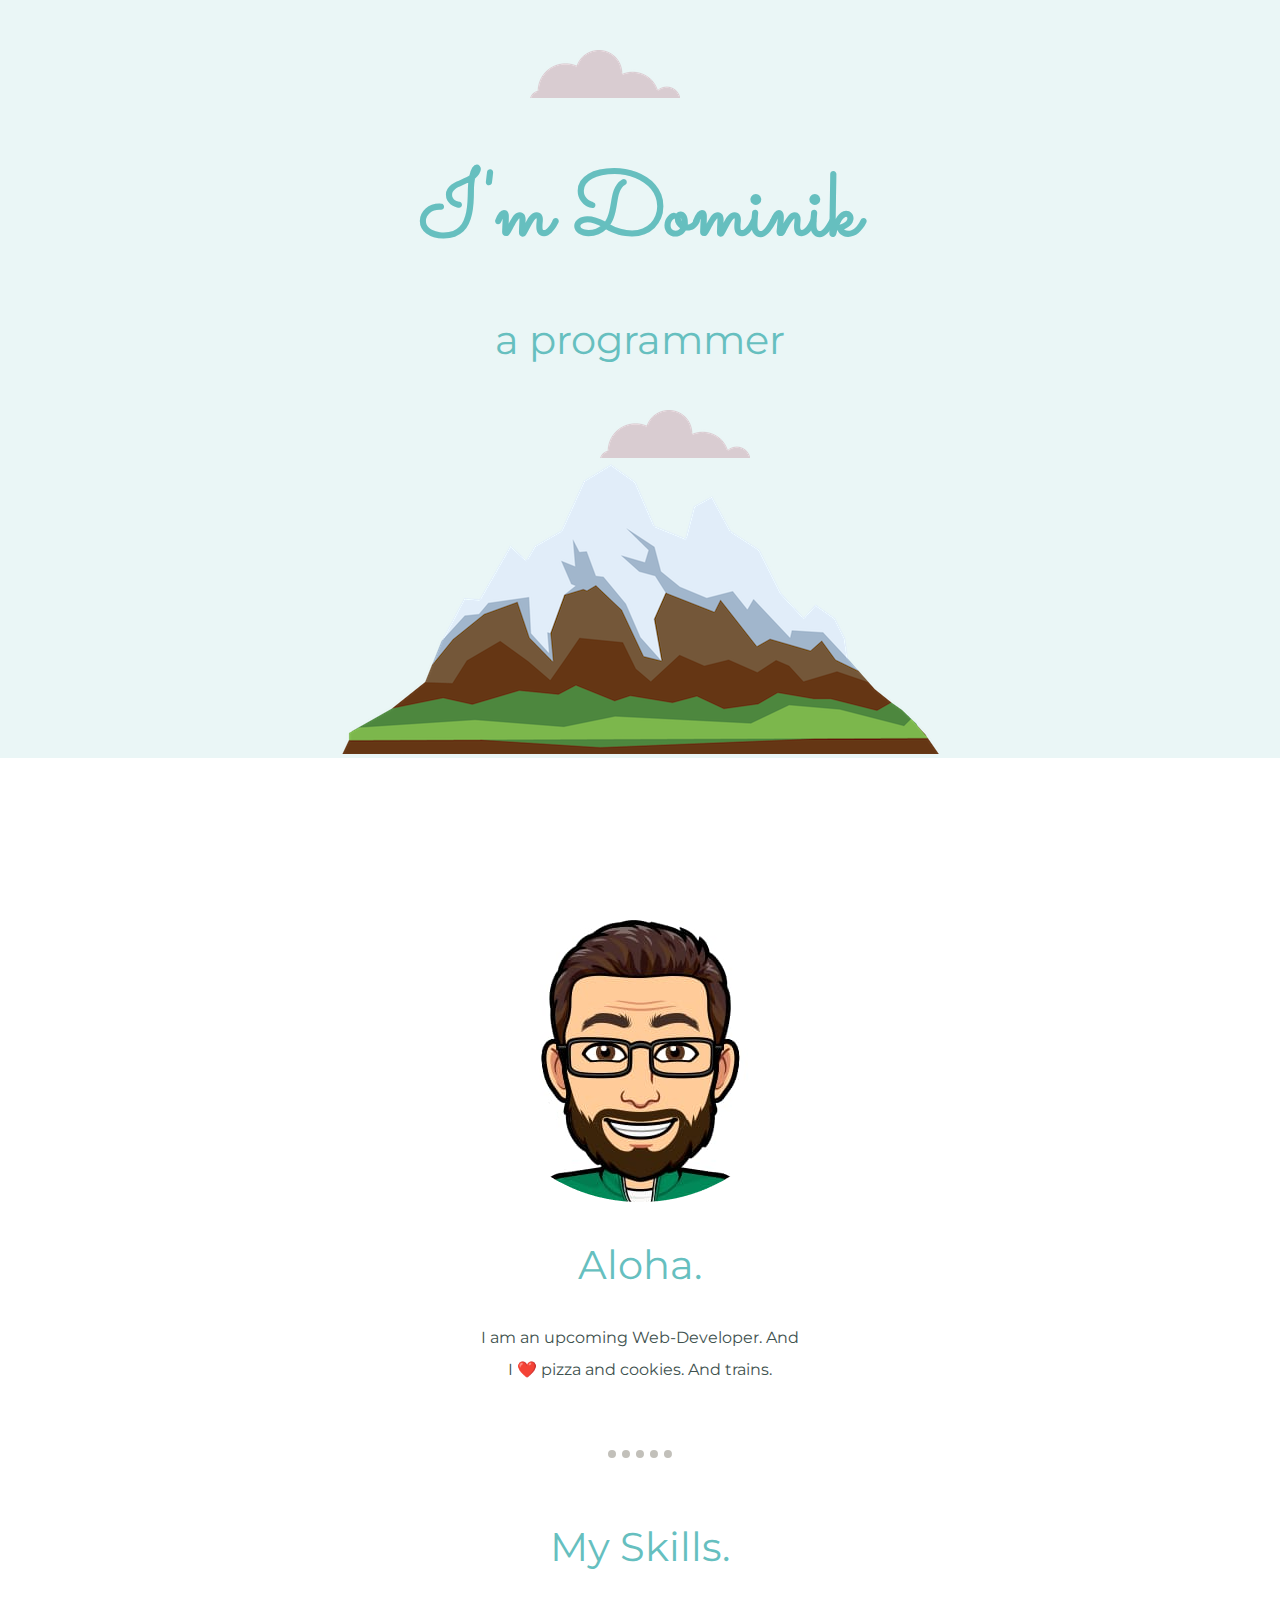
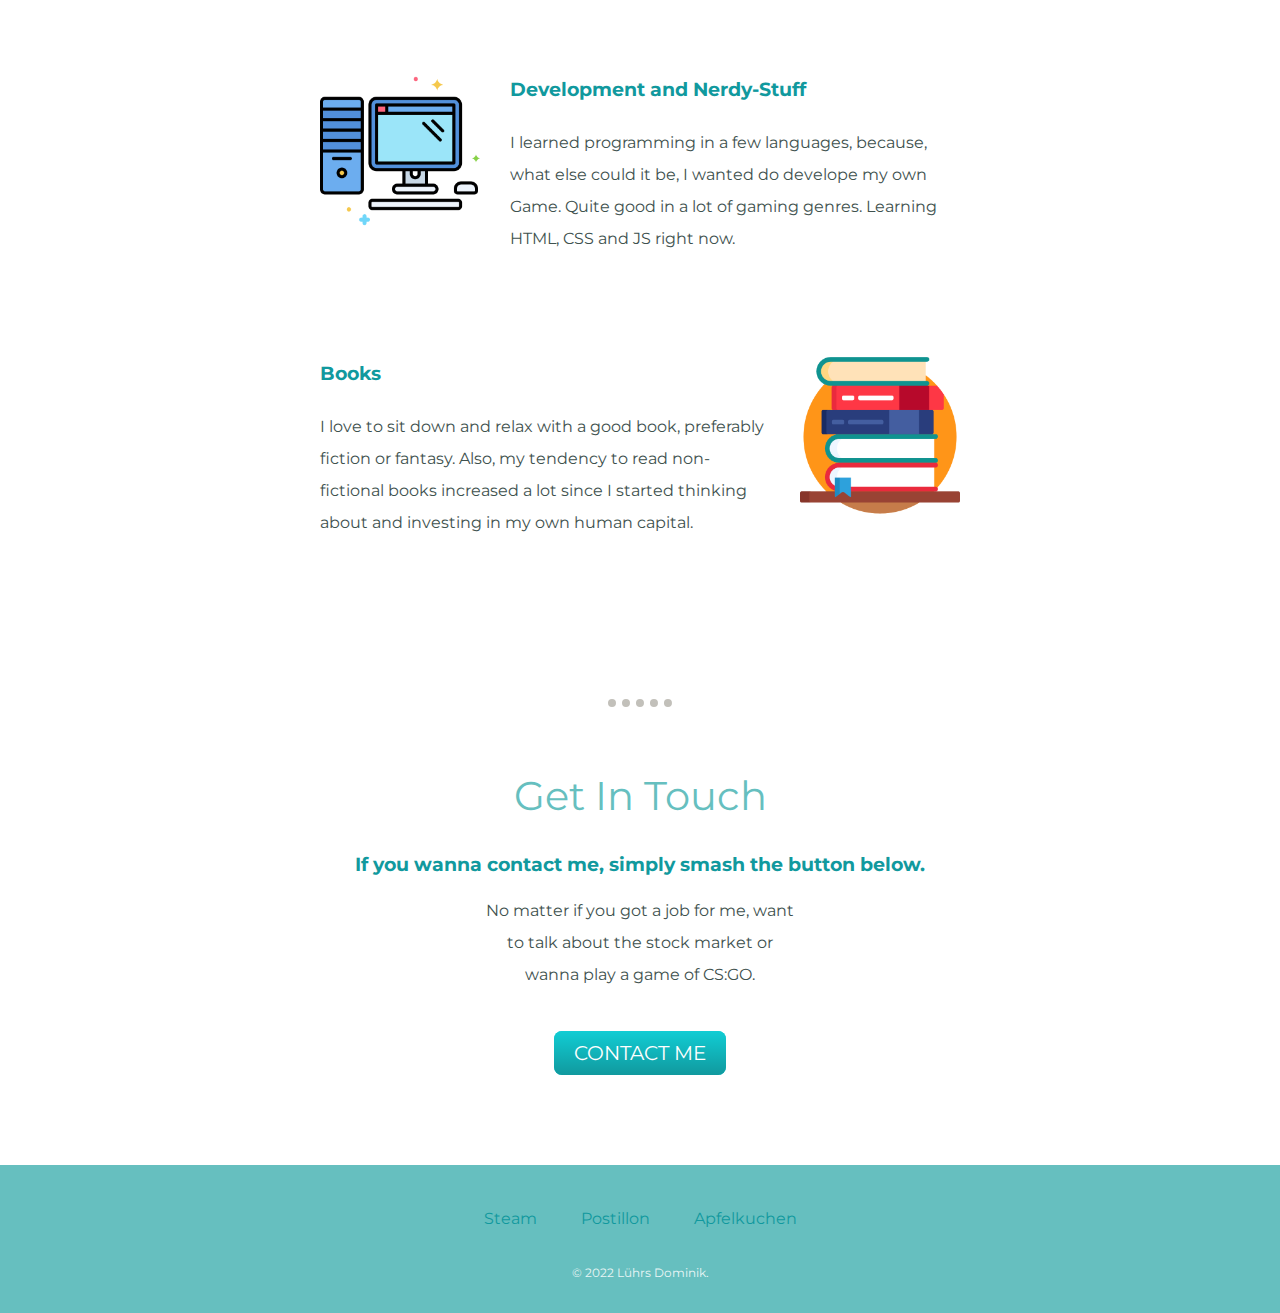
<file: index.html>
<!DOCTYPE html>
<html lang="en" dir="ltr">

<head>
  <meta charset="utf-8">
  <title>Dominik Lührs</title>
  <link rel="stylesheet" href="css/styles.css">
  <link rel="icon" href="Avatar.ico">

  <link rel="preconnect" href="https://fonts.googleapis.com">
  <link rel="preconnect" href="https://fonts.gstatic.com" crossorigin>
  <link href="https://fonts.googleapis.com/css2?family=Montserrat&family=Sacramento&display=swap" rel="stylesheet">

</head>

<body>

  <div class="top-container">
    <img src="images/cloud.png" alt="Cloud-Image" class="cloud_one">
    <h1>I'm Dominik</h1>
    <h2>a programmer</h2>
    <img src="images/cloud.png" alt="Cloud-Image" class="cloud_two">
    <img src="images/mountain.png" alt="Mountain-Image">
  </div>

  <div class="middle-container">
    <div class="profile">
      <img src="images\avatar_profile.png" alt="Profilbild">
      <h2>Aloha.</h2>
      <p class="main-desc-text">I am an upcoming Web-Developer. And I ❤️ pizza and cookies. And trains.</p>
    </div>
    <hr>
    <div class="skills">
      <h2>My Skills.</h2>
      <div class="skill-row">
        <img class="computer" src="images/computer.png" alt="computer-image by flaticon.com">
        <h3>Development and Nerdy-Stuff</h3>
        <p>I learned programming in a few languages, because, what else could it be, I wanted do develope my own Game. Quite good in a lot of gaming genres. Learning HTML, CSS and JS right now.</p>
      </div>
      <div class="skill-row">
        <img class="bucher" src="images\bucher.png" alt="bucher-image by freepik.com">
        <h3>Books</h3>
        <p class="book-desc"> I love to sit down and relax with a good book, preferably fiction or fantasy. Also, my tendency to read non-fictional books increased a lot since I started thinking about and investing in my own human capital.</p>
      </div>
    </div>
    <hr>
    <div class="contact-me">
      <h2>Get In Touch</h2>
      <h3 >If you wanna contact me, simply smash the button below.</h3>
      <p class="contact-text" style="margin-bottom: 50px">No matter if you got a job for me, want to talk about the stock market or wanna play a game of CS:GO.</p>
      <a class="btn" href="mailto:dominiklukas1@web.de">CONTACT ME</a>
    </div>
  </div>


  <div class="bottom-container">
    <a class="footer-link" href="https://steamcommunity.com/id/Retn0c/">Steam</a>
    <a class="footer-link" href="https://www.der-postillon.com/">Postillon</a>
    <a class="footer-link" href="https://www.lecker.de/einfacher-apfelkuchen-69347.html">Apfelkuchen</a>
    <p class="copyright-text">© 2022 Lührs Dominik.</p>
  </div>


</body>

</html>
</file>
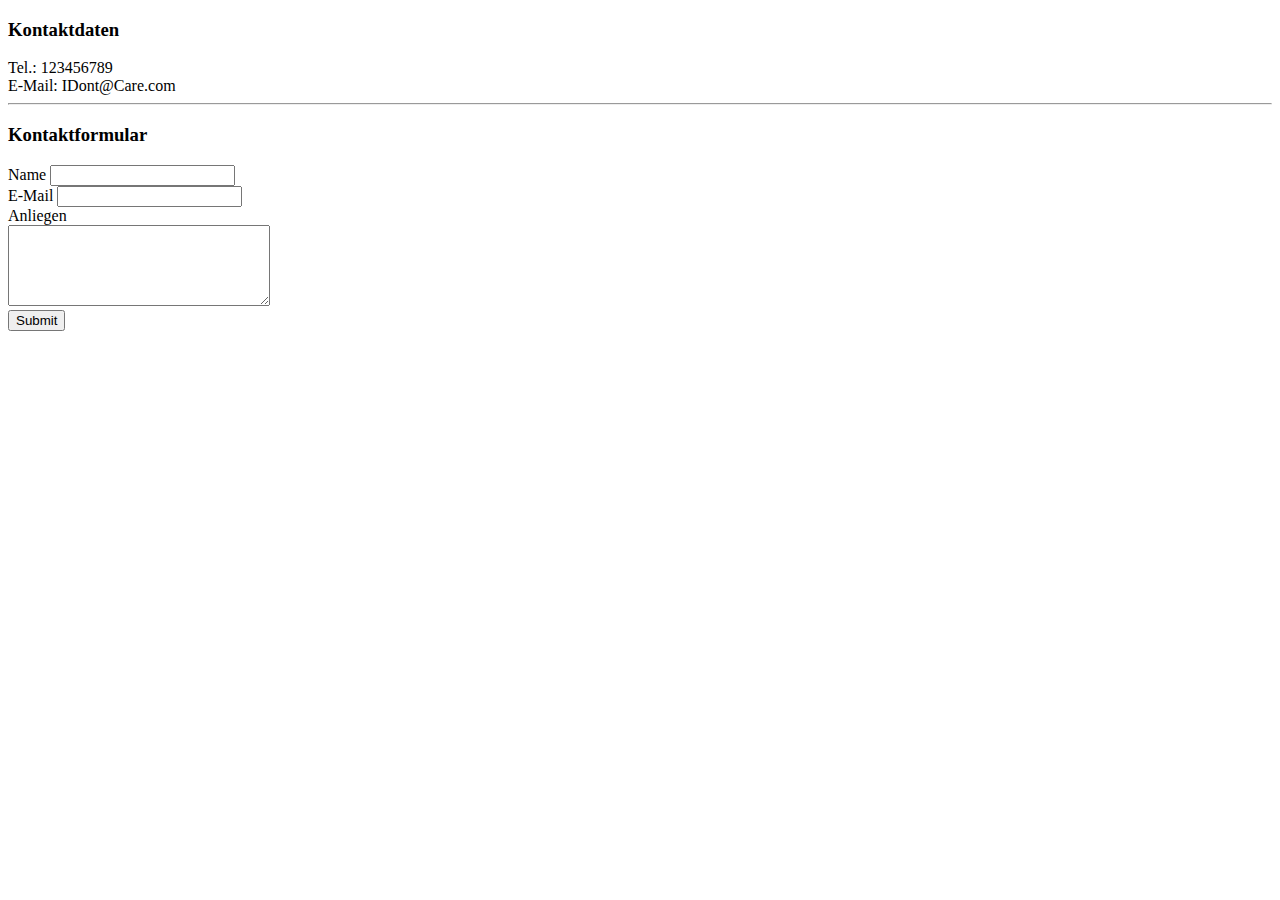
<file: Contact.html>
<!DOCTYPE html>
<html lang="en" dir="ltr">

<head>
  <meta charset="utf-8">
  <title>Kontaktdaten</title>
</head>

<body>
  <h3>Kontaktdaten</h3>
  Tel.: 123456789
  <br>
  E-Mail: IDont@Care.com

  <hr>

  <h3>Kontaktformular</h3>
  <form action="mailto:dominiklukas1@web.de" method="post" enctype="text/plain">
    <label>Name</label>
    <input type="text" name="name">
    <br>
    <label>E-Mail</label>
    <input type="email" name="mail">
    <br>
    <label>Anliegen</label><br>
    <textarea name="message" rows="5" cols="30"></textarea>
    <br>
    <input type="submit">
  </form>





</body>

</html>
</file>
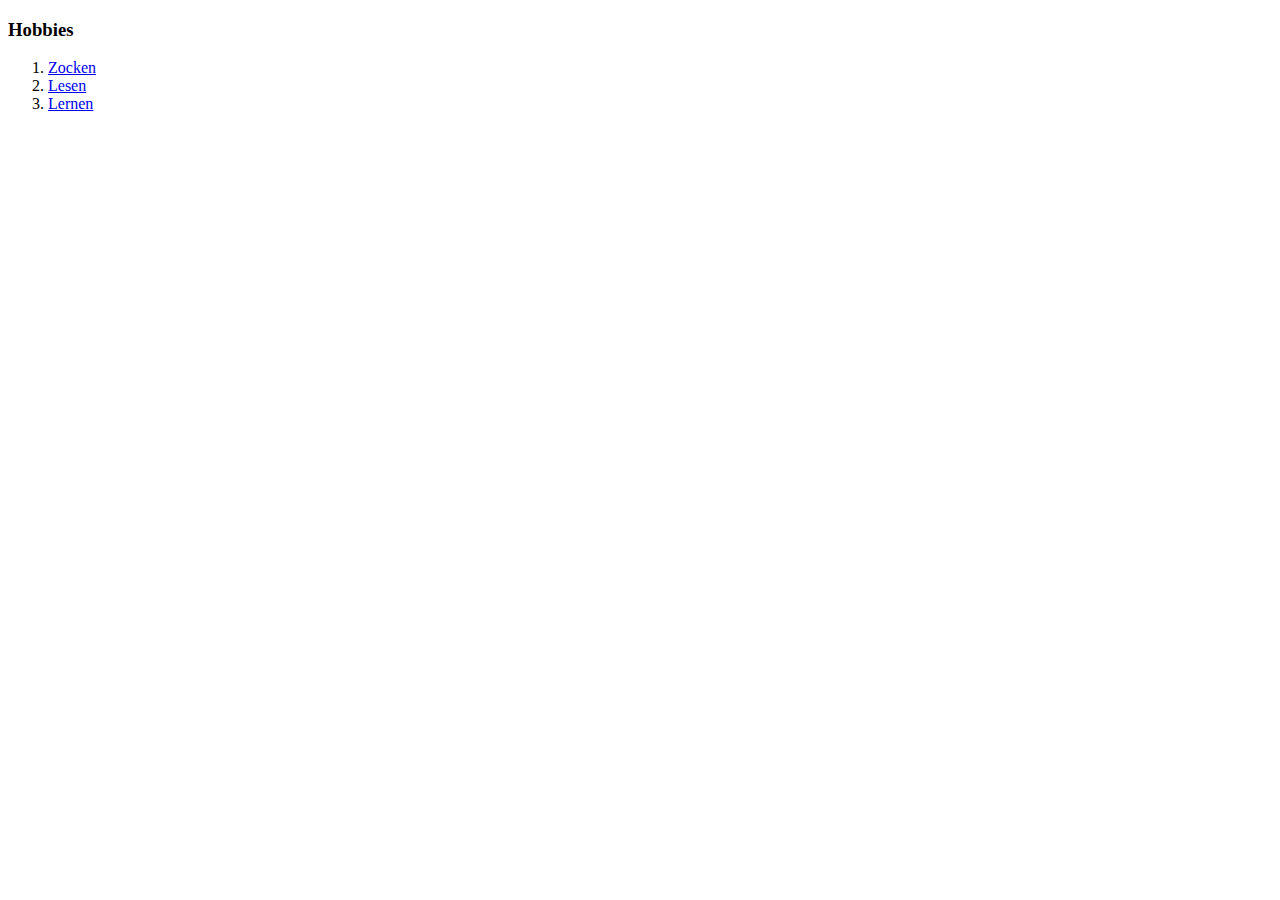
<file: Hobbies.html>
<!DOCTYPE html>
<html lang="en" dir="ltr">

<head>
  <meta charset="utf-8">
  <title>Meine Hobbies</title>
</head>

<body>
  <h3>Hobbies</h3>
  <ol>
    <li><a href="https://steamcommunity.com/">Zocken</a></li>
    <li><a href="https://www.reuffel.de/start">Lesen</a></li>
    <li><a href="https://www.udemy.com/">Lernen</a></li>
  </ol>
</body>

</html>
</file>
<file: css/styles.css>
/* Farbpalette https://colorhunt.co/palette/1fab8962d2a29df3c4d7fbe8 */

/****************************** TAGS ******************************/
body {
  color: #40514E;
  font-family: 'Montserrat', sans-serif;
  margin: 0;
  text-align: center;
}

h1 {
  color: #66BFBF;
  font-family: 'Sacramento', cursive;
  font-size: 5.625rem;
  margin: 50px auto 0 auto;
}

h2 {
  color: #66BFBF;
  font-size: 2.5rem;
  font-weight: normal;
}

h3 {
  color: #11999E;
}

hr {
  border: 0.5rem;
  border-style: dotted none none none;
  color: #c2c0ba;
  margin: 4rem auto;
  width: 5%;
}

a {
  color: #11999E;
  font-family: 'Montserrat', sans-serif;
  text-decoration: none
}

a:hover {
  color: #EAF6F6;
}

p {
  line-height: 2;
}

/****************************** CLASSES ******************************/

.top-container {
  background-color: #EAF6F6;
  padding-top: 100px;
  position: relative;
}

.main-desc-text {
  margin: auto;
  width: 25%;
}

.bottom-container {
  background-color: #66BFBF;
  padding-bottom: 10px;
  padding-top: 30px;
}

.middle-container {
  margin: 100px 0;
}

.cloud_one {
  position: absolute;
  right: 600px;
  top: 50px;
}

.cloud_two {
  bottom: 300px;
  left: 600px;
  position: absolute;
}

.skill-row {
  line-height: 2;
  margin: 100px auto 100px;
  text-align: left;
  width: 50%;
}

.computer {
  float: left;
  margin-right: 30px;
  width: 25%;
}

.bucher {
  float: right;
  margin-left: 30px;
  width: 25%;
}

.book-desc {
  margin-bottom: 10rem;
}

.contact-me {
  margin-bottom: 30px;
}

.contact-text {
  margin: auto;
  width: 25%;
}

.copyright-text {
  color: #EAF6F6;
  font-size: 0.75rem;
  line-height: 3;
}

.footer-link {
  margin: 0 20px 0 20px;
  line-height: 3;
}

.btn {
  margin-top: 30px;
  background: #11cdd4;
  background-image: -webkit-linear-gradient(top, #11cdd4, #11999e);
  background-image: -moz-linear-gradient(top, #11cdd4, #11999e);
  background-image: -ms-linear-gradient(top, #11cdd4, #11999e);
  background-image: -o-linear-gradient(top, #11cdd4, #11999e);
  background-image: linear-gradient(to bottom, #11cdd4, #11999e);
  -webkit-border-radius: 8;
  -moz-border-radius: 8;
  border-radius: 8px;
  font-family: 'Montserrat', sans-serif;
  color: #ffffff;
  font-size: 20px;
  padding: 10px 20px 10px 20px;
  text-decoration: none;
}

.btn:hover {
  background: #30e3cb;
  background-image: -webkit-linear-gradient(top, #30e3cb, #2bc4ad);
  background-image: -moz-linear-gradient(top, #30e3cb, #2bc4ad);
  background-image: -ms-linear-gradient(top, #30e3cb, #2bc4ad);
  background-image: -o-linear-gradient(top, #30e3cb, #2bc4ad);
  background-image: linear-gradient(to bottom, #30e3cb, #2bc4ad);
  text-decoration: none;
}
</file>
